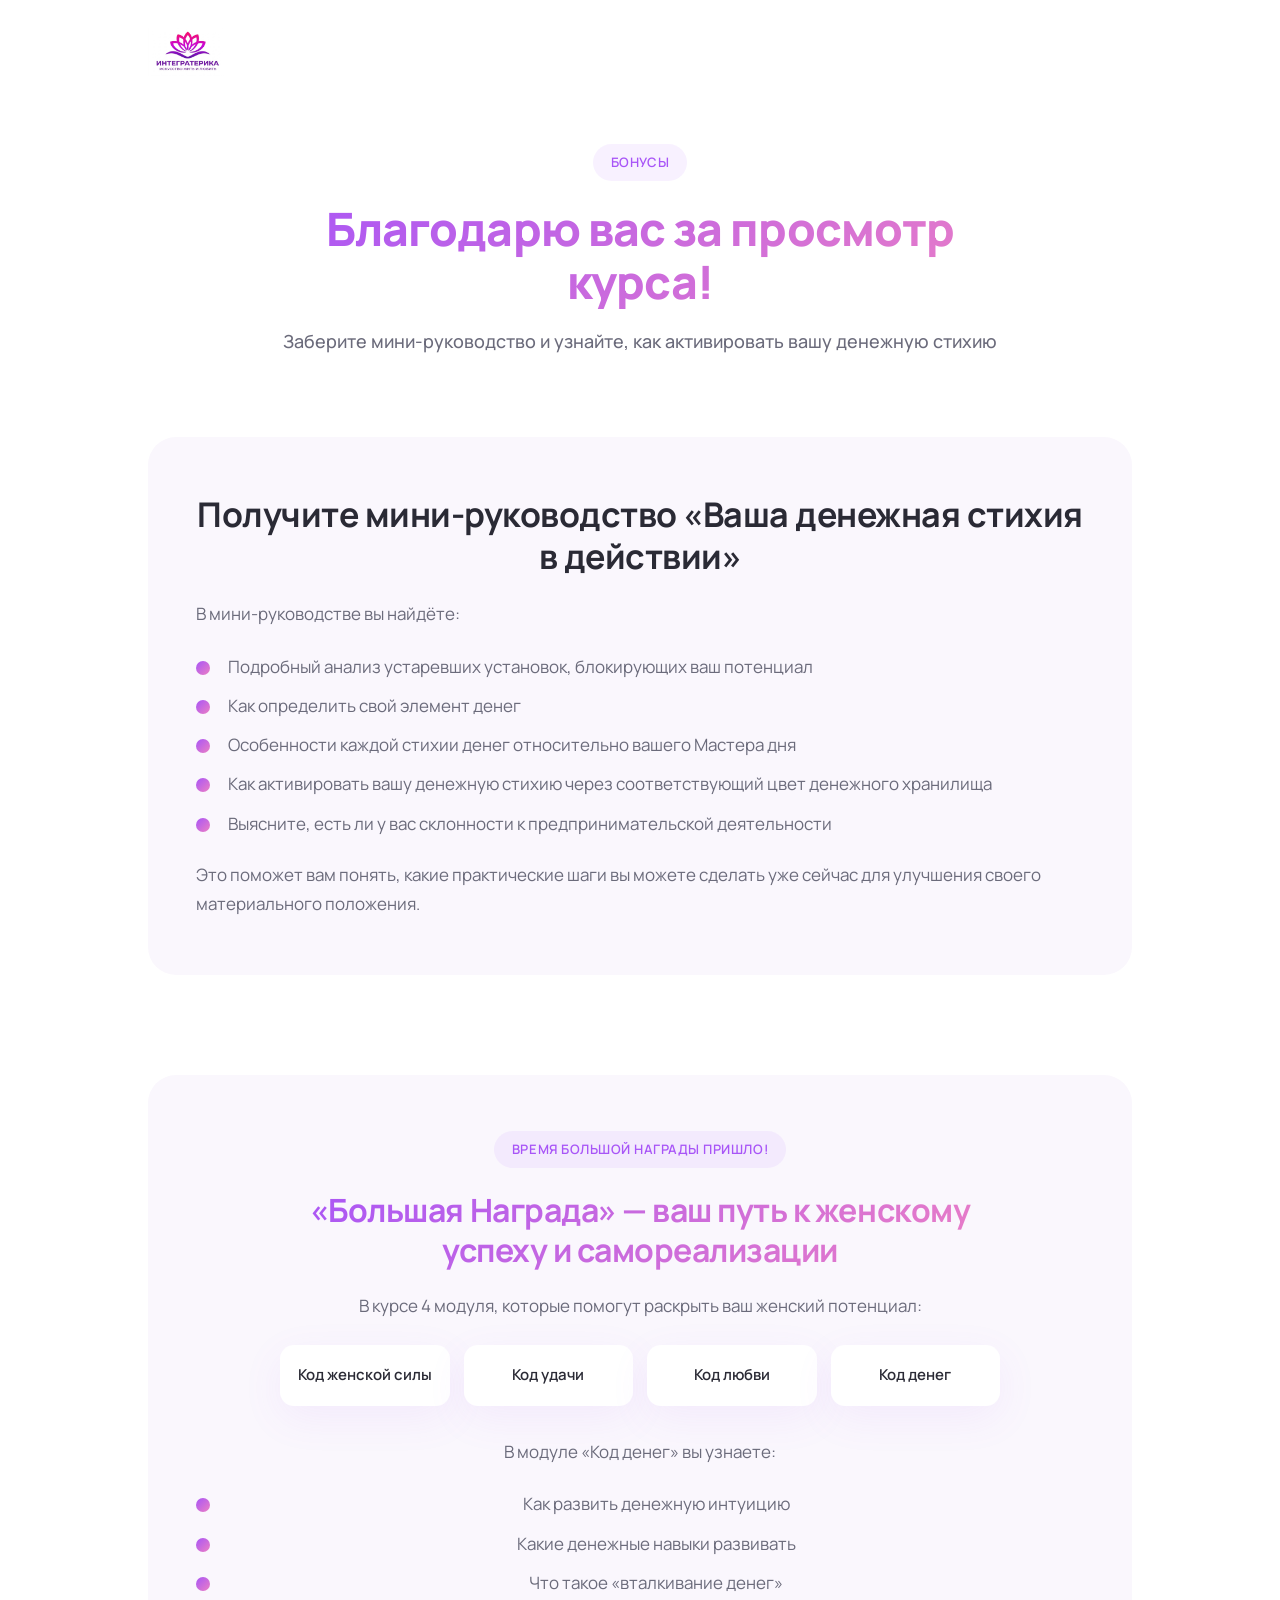
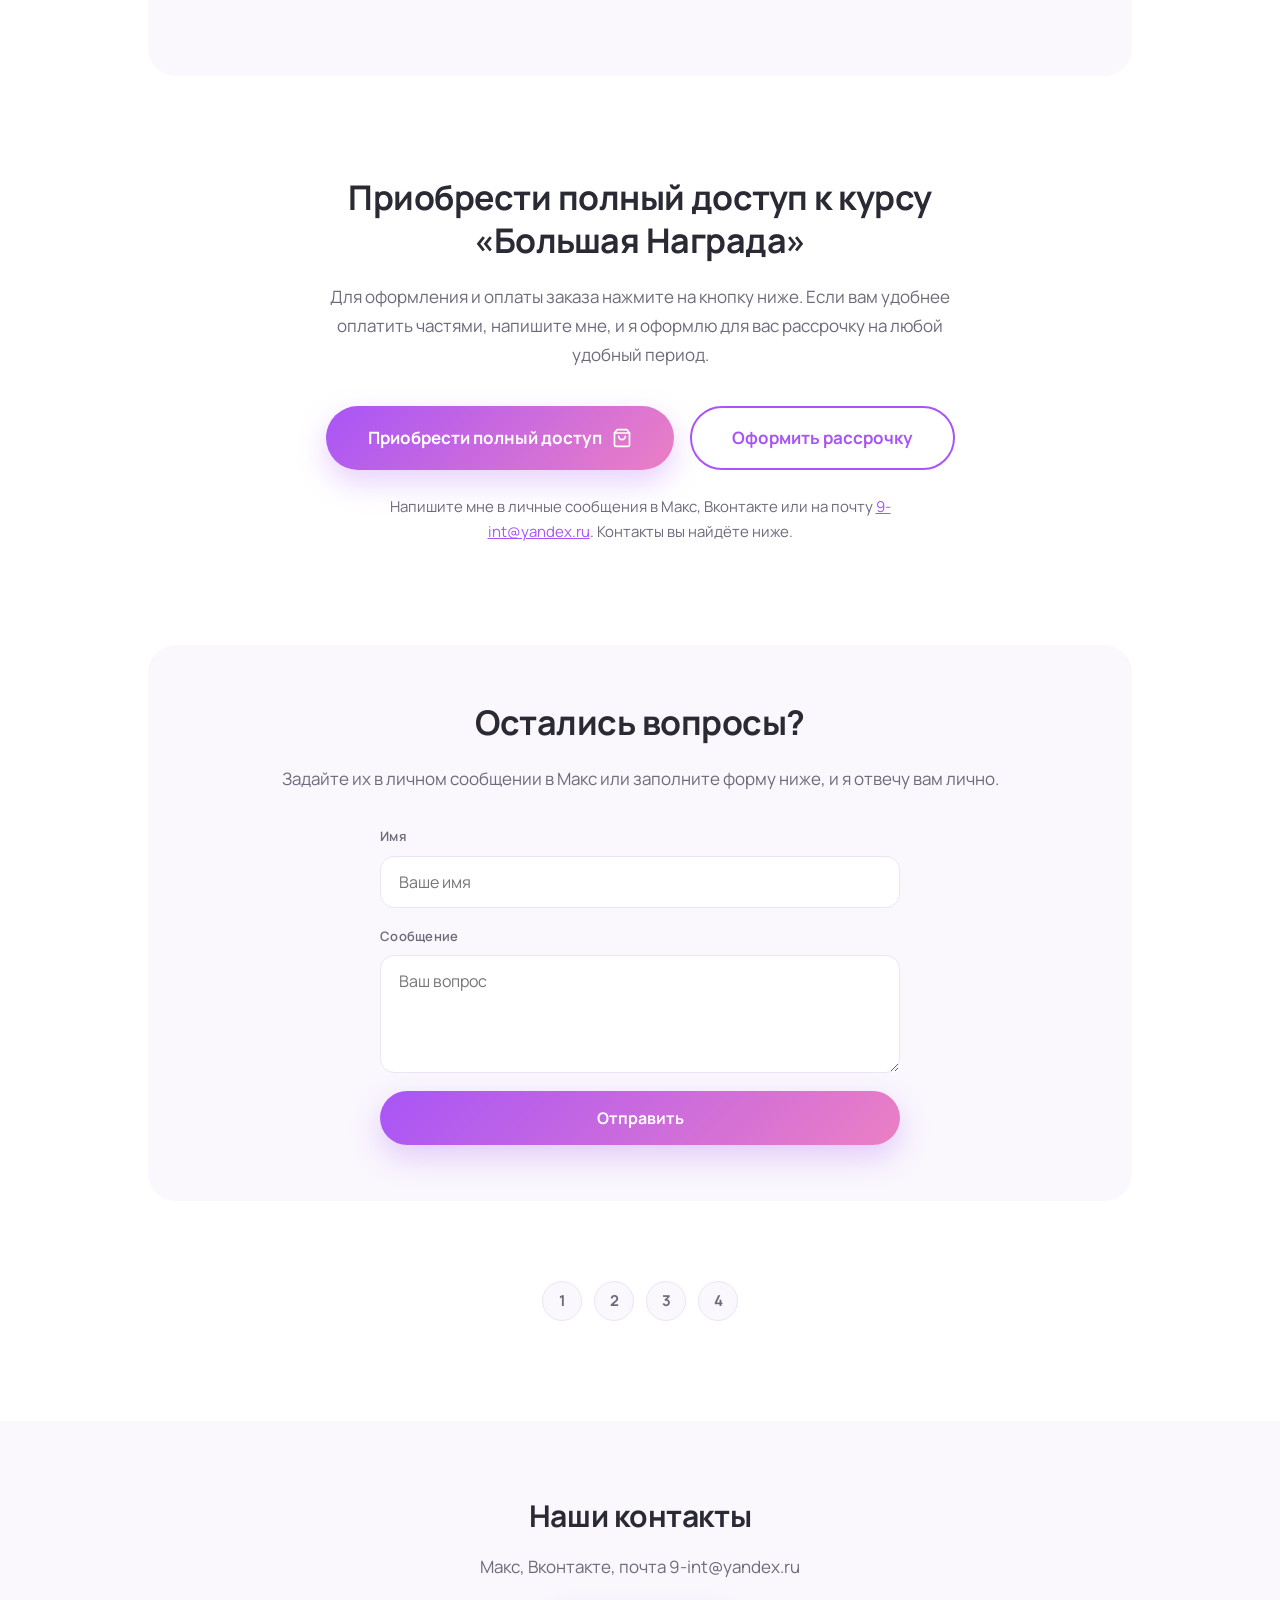
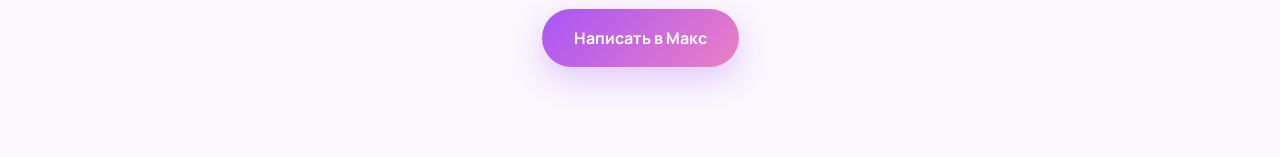
<file: bonus.html>
<!DOCTYPE html>
<html lang="ru">
<head>
  <meta charset="UTF-8">
  <meta name="viewport" content="width=device-width, initial-scale=1.0">
  <title>Код Успеха — Бонусы</title>
  <link rel="preconnect" href="https://fonts.googleapis.com">
  <link rel="preconnect" href="https://fonts.gstatic.com" crossorigin>
  <link href="https://fonts.googleapis.com/css2?family=Manrope:wght@400;500;600;700;800&display=swap" rel="stylesheet">
  <link rel="stylesheet" href="style.css">
</head>
<body>

  <header class="header">
    <div class="container">
      <a href="index.html" class="logo">
        <img src="img/logo.png" alt="Код Успеха">
      </a>
    </div>
  </header>

  <main>

    <section class="hero">
      <div class="container">
        <span class="hero__badge">Бонусы</span>
        <h1 class="hero__title">Благодарю вас за просмотр курса!</h1>
        <p class="hero__subtitle">Заберите мини-руководство и узнайте, как активировать вашу денежную стихию</p>
      </div>
    </section>

    <section class="bonus-guide">
      <div class="container">
        <div class="bonus-guide__inner">
          <h2 class="section-title">Получите мини-руководство «Ваша денежная стихия в действии»</h2>
          <p class="section-text">
            В мини-руководстве вы найдёте:
          </p>
          <ul class="bonus-list">
            <li>Подробный анализ устаревших установок, блокирующих ваш потенциал</li>
            <li>Как определить свой элемент денег</li>
            <li>Особенности каждой стихии денег относительно вашего Мастера дня</li>
            <li>Как активировать вашу денежную стихию через соответствующий цвет денежного хранилища</li>
            <li>Выясните, есть ли у вас склонности к предпринимательской деятельности</li>
          </ul>
          <p class="section-text">
            Это поможет вам понять, какие практические шаги вы можете сделать уже сейчас для улучшения своего материального положения.
          </p>
        </div>
      </div>
    </section>

    <section class="course-offer">
      <div class="container">
        <div class="course-offer__inner">
          <span class="course-offer__badge">Время большой награды пришло!</span>
          <h2 class="course-offer__title">«Большая Награда» — ваш путь к женскому успеху и самореализации</h2>
          <p class="course-offer__text">
            В курсе 4 модуля, которые помогут раскрыть ваш женский потенциал:
          </p>
          <div class="course-modules">
            <div class="course-module">Код женской силы</div>
            <div class="course-module">Код удачи</div>
            <div class="course-module">Код любви</div>
            <div class="course-module">Код денег</div>
          </div>
          <p class="course-offer__text">
            В модуле «Код денег» вы узнаете:
          </p>
          <ul class="bonus-list">
            <li>Как развить денежную интуицию</li>
            <li>Какие денежные навыки развивать</li>
            <li>Что такое «вталкивание денег»</li>
          </ul>
        </div>
      </div>
    </section>

    <section class="buy">
      <div class="container">
        <h2 class="section-title">Приобрести полный доступ к курсу «Большая Награда»</h2>
        <p class="section-text">
          Для оформления и оплаты заказа нажмите на кнопку ниже. Если вам удобнее оплатить частями, напишите мне, и я оформлю для вас рассрочку на любой удобный период.
        </p>

        <div class="buy__actions">
          <a href="#" class="btn btn--buy">
            Приобрести полный доступ
            <svg viewBox="0 0 24 24" fill="none" stroke="currentColor" stroke-width="2" stroke-linecap="round" stroke-linejoin="round">
              <path d="M6 2L3 6v14a2 2 0 0 0 2 2h14a2 2 0 0 0 2-2V6l-3-4z"/>
              <line x1="3" y1="6" x2="21" y2="6"/>
              <path d="M16 10a4 4 0 0 1-8 0"/>
            </svg>
          </a>
          <a href="https://max.ru/" class="btn btn--outline" target="_blank" rel="noopener">
            Оформить рассрочку
          </a>
        </div>

        <p class="buy__note">
          Напишите мне в личные сообщения в Макс, Вконтакте или на почту <a href="mailto:9-int@yandex.ru">9-int@yandex.ru</a>. Контакты вы найдёте ниже.
        </p>
      </div>
    </section>

    <section class="contact">
      <div class="container">
        <div class="contact__inner">
          <h2 class="section-title">Остались вопросы?</h2>
          <p class="section-text">
            Задайте их в личном сообщении в Макс или заполните форму ниже, и я отвечу вам лично.
          </p>

          <form class="contact__form" id="contactForm">
            <div class="contact__field">
              <label for="contactName">Имя</label>
              <input type="text" id="contactName" name="name" placeholder="Ваше имя" required>
            </div>
            <div class="contact__field">
              <label for="contactMessage">Сообщение</label>
              <textarea id="contactMessage" name="message" rows="4" placeholder="Ваш вопрос" required></textarea>
            </div>
            <button type="submit" class="btn btn--primary">Отправить</button>
          </form>

          <div class="contact__success" id="contactSuccess" hidden>
            Спасибо! Ваше сообщение отправлено. Я отвечу вам в ближайшее время.
          </div>
        </div>
      </div>
    </section>

    <section class="next">
      <div class="container">
        <div class="lessons">
          <a href="index.html" class="lesson-dot">1</a>
          <a href="kod-2.html" class="lesson-dot">2</a>
          <a href="kod-3.html" class="lesson-dot">3</a>
          <a href="kod-4.html" class="lesson-dot">4</a>
        </div>
      </div>
    </section>

  </main>

  <footer class="footer">
    <div class="container">
      <h2 class="footer__title">Наши контакты</h2>
      <p class="footer__text">
        Макс, Вконтакте, почта <a href="mailto:9-int@yandex.ru">9-int@yandex.ru</a>
      </p>
      <a href="https://max.ru/" class="btn btn--primary" target="_blank" rel="noopener">Написать в Макс</a>
    </div>
  </footer>

  <script src="script.js"></script>
</body>
</html>
</file>
<file: style.css>
*,
*::before,
*::after {
  box-sizing: border-box;
  margin: 0;
  padding: 0;
}

:root {
  --bg: #ffffff;
  --bg-soft: #faf7fd;
  --text: #2a2a35;
  --text-soft: #6b6b7b;
  --accent-1: #a855f7;
  --accent-2: #ec7fc4;
  --gradient: linear-gradient(135deg, #a855f7 0%, #ec7fc4 100%);
  --border: #ece5f5;
  --radius: 20px;
  --radius-sm: 14px;
  --shadow-soft: 0 12px 40px rgba(168, 85, 247, 0.08);
  --shadow-btn: 0 12px 30px rgba(168, 85, 247, 0.28);
  --font: 'Manrope', -apple-system, BlinkMacSystemFont, 'Segoe UI', sans-serif;
}

html {
  scroll-behavior: smooth;
}

body {
  font-family: var(--font);
  font-size: 17px;
  line-height: 1.65;
  color: var(--text);
  background: var(--bg);
  -webkit-font-smoothing: antialiased;
}

img {
  max-width: 100%;
  display: block;
}

a {
  text-decoration: none;
  color: inherit;
}

.container {
  max-width: 1040px;
  margin: 0 auto;
  padding: 0 28px;
}

.header {
  padding: 28px 0;
  background: var(--bg);
}

.logo img {
  height: 48px;
  width: auto;
}

.hero {
  padding: 40px 0 60px;
  text-align: center;
}

.hero__badge {
  display: inline-block;
  font-size: 13px;
  font-weight: 600;
  letter-spacing: 0.04em;
  text-transform: uppercase;
  color: var(--accent-1);
  background: rgba(168, 85, 247, 0.08);
  padding: 8px 18px;
  border-radius: 999px;
  margin-bottom: 22px;
}

.hero__title {
  font-size: 46px;
  line-height: 1.15;
  font-weight: 800;
  letter-spacing: -0.02em;
  background: var(--gradient);
  -webkit-background-clip: text;
  background-clip: text;
  -webkit-text-fill-color: transparent;
  max-width: 780px;
  margin: 0 auto 18px;
}

.hero__subtitle {
  font-size: 18px;
  color: var(--text-soft);
  font-weight: 500;
}

.video {
  padding: 0 0 80px;
}

.video__frame {
  border-radius: var(--radius);
  overflow: hidden;
  box-shadow: var(--shadow-soft);
  background: #000;
  aspect-ratio: 16 / 9;
}

.video__frame video {
  width: 100%;
  height: 100%;
  display: block;
  object-fit: cover;
}

.about {
  padding: 20px 0 80px;
  text-align: center;
}

.about .section-text {
  max-width: 720px;
  margin: 0 auto 18px;
}

.section-title {
  font-size: 34px;
  font-weight: 700;
  line-height: 1.25;
  letter-spacing: -0.015em;
  margin-bottom: 22px;
  text-align: center;
}

.section-text {
  font-size: 17px;
  color: var(--text-soft);
  line-height: 1.7;
}

.benefits {
  padding: 40px 0 90px;
  background: var(--bg-soft);
}

.benefits .section-title {
  max-width: 640px;
  margin-left: auto;
  margin-right: auto;
  margin-bottom: 46px;
}

.benefits__grid {
  display: grid;
  grid-template-columns: repeat(3, 1fr);
  gap: 22px;
}

.benefit-card {
  background: var(--bg);
  border-radius: var(--radius);
  padding: 34px 28px;
  text-align: center;
  box-shadow: var(--shadow-soft);
  transition: transform 0.25s ease, box-shadow 0.25s ease;
}

.benefit-card:hover {
  transform: translateY(-4px);
  box-shadow: 0 20px 50px rgba(168, 85, 247, 0.14);
}

.benefit-card__icon {
  width: 56px;
  height: 56px;
  margin: 0 auto 20px;
  border-radius: 18px;
  background: rgba(168, 85, 247, 0.08);
  display: flex;
  align-items: center;
  justify-content: center;
  color: var(--accent-1);
}

.benefit-card__icon svg {
  width: 26px;
  height: 26px;
}

.benefit-card h3 {
  font-size: 18px;
  font-weight: 700;
  margin-bottom: 10px;
  color: var(--text);
}

.benefit-card p {
  font-size: 15px;
  color: var(--text-soft);
  line-height: 1.6;
}

.calc {
  padding: 90px 0;
}

.calc__inner {
  background: var(--bg-soft);
  border-radius: 28px;
  padding: 56px 48px;
  text-align: center;
}

.calc .section-title {
  max-width: 620px;
  margin-left: auto;
  margin-right: auto;
}

.calc .section-text {
  max-width: 620px;
  margin: 0 auto 36px;
}

.calc__form {
  display: flex;
  gap: 16px;
  align-items: flex-end;
  justify-content: center;
  flex-wrap: wrap;
}

.calc__field {
  display: flex;
  flex-direction: column;
  gap: 8px;
  text-align: left;
}

.calc__field label {
  font-size: 13px;
  font-weight: 600;
  color: var(--text-soft);
  letter-spacing: 0.02em;
}

.calc__field input {
  font-family: inherit;
  font-size: 16px;
  padding: 14px 18px;
  border: 1px solid var(--border);
  border-radius: var(--radius-sm);
  background: var(--bg);
  color: var(--text);
  outline: none;
  transition: border-color 0.2s ease, box-shadow 0.2s ease;
  min-width: 200px;
}

.calc__field input:focus {
  border-color: var(--accent-1);
  box-shadow: 0 0 0 4px rgba(168, 85, 247, 0.1);
}

.btn {
  display: inline-flex;
  align-items: center;
  justify-content: center;
  gap: 10px;
  padding: 16px 32px;
  border-radius: 999px;
  border: none;
  font-family: inherit;
  font-size: 16px;
  font-weight: 700;
  cursor: pointer;
  transition: transform 0.2s ease, box-shadow 0.2s ease, opacity 0.2s ease;
  white-space: nowrap;
}

.btn--primary {
  background: var(--gradient);
  color: #fff;
  box-shadow: var(--shadow-btn);
}

.btn--primary:hover {
  transform: translateY(-2px);
  box-shadow: 0 18px 40px rgba(168, 85, 247, 0.36);
}

.btn--primary:active {
  transform: translateY(0);
}

.calc__result {
  margin-top: 34px;
  padding: 28px 32px;
  background: var(--bg);
  border-radius: var(--radius);
  box-shadow: var(--shadow-soft);
  text-align: left;
  color: var(--text);
  font-size: 16px;
  line-height: 1.7;
}

.next {
  padding: 20px 0 100px;
  text-align: center;
}

.btn--next {
  background: var(--gradient);
  color: #fff;
  box-shadow: var(--shadow-btn);
  padding: 18px 38px;
  font-size: 17px;
  margin-bottom: 34px;
}

.btn--next:hover {
  transform: translateY(-2px);
  box-shadow: 0 18px 40px rgba(168, 85, 247, 0.36);
}

.btn--next svg {
  width: 20px;
  height: 20px;
}

.lessons {
  display: flex;
  justify-content: center;
  gap: 12px;
}

.lesson-dot {
  width: 40px;
  height: 40px;
  border-radius: 50%;
  display: flex;
  align-items: center;
  justify-content: center;
  font-size: 15px;
  font-weight: 700;
  color: var(--text-soft);
  background: var(--bg-soft);
  border: 1px solid var(--border);
  transition: all 0.2s ease;
}

.lesson-dot:hover {
  border-color: var(--accent-1);
  color: var(--accent-1);
}

.lesson-dot.is-active {
  background: var(--gradient);
  color: #fff;
  border-color: transparent;
  box-shadow: 0 8px 20px rgba(168, 85, 247, 0.3);
}

.footer {
  padding: 70px 0 90px;
  background: var(--bg-soft);
  text-align: center;
}

.footer__title {
  font-size: 30px;
  font-weight: 700;
  letter-spacing: -0.015em;
  margin-bottom: 12px;
}

.footer__text {
  font-size: 17px;
  color: var(--text-soft);
  margin-bottom: 28px;
}

@media (max-width: 900px) {
  .hero__title {
    font-size: 36px;
  }

  .section-title {
    font-size: 28px;
  }

  .benefits__grid {
    grid-template-columns: 1fr;
  }

  .calc__inner {
    padding: 40px 24px;
  }

  .calc__form {
    flex-direction: column;
    align-items: stretch;
  }

  .calc__field input {
    width: 100%;
  }

  .btn {
    width: 100%;
  }
}

@media (max-width: 520px) {
  body {
    font-size: 16px;
  }

  .hero {
    padding: 20px 0 40px;
  }

  .hero__title {
    font-size: 28px;
  }

  .video {
    padding-bottom: 50px;
  }

  .section-title {
    font-size: 24px;
  }

  .benefit-card {
    padding: 26px 22px;
  }

  .calc {
    padding: 50px 0;
  }

  .calc__inner {
    border-radius: 20px;
  }

  .footer {
    padding: 50px 0 70px;
  }

  .footer__title {
    font-size: 24px;
  }
}


.buy {
  padding: 40px 0 60px;
  text-align: center;
}

.buy .section-text {
  max-width: 620px;
  margin: 0 auto 32px;
}

.btn--buy {
  background: linear-gradient(135deg, #a855f7 0%, #ec7fc4 100%);
  color: #fff;
  box-shadow: var(--shadow-btn);
  padding: 18px 42px;
  font-size: 17px;
}

.btn--buy:hover {
  transform: translateY(-2px);
  box-shadow: 0 18px 40px rgba(168, 85, 247, 0.36);
}

.btn--buy svg {
  width: 20px;
  height: 20px;
}


.buy {
  padding: 40px 0 60px;
  text-align: center;
}

.buy .section-title {
  max-width: 720px;
  margin-left: auto;
  margin-right: auto;
}

.buy .section-text {
  max-width: 620px;
  margin: 0 auto 36px;
}

.buy__actions {
  display: flex;
  justify-content: center;
  gap: 16px;
  flex-wrap: wrap;
  margin-bottom: 24px;
}

.btn--buy {
  background: linear-gradient(135deg, #a855f7 0%, #ec7fc4 100%);
  color: #fff;
  box-shadow: var(--shadow-btn);
  padding: 18px 42px;
  font-size: 17px;
}

.btn--buy:hover {
  transform: translateY(-2px);
  box-shadow: 0 18px 40px rgba(168, 85, 247, 0.36);
}

.btn--buy svg {
  width: 20px;
  height: 20px;
}

.btn--outline {
  background: transparent;
  color: var(--accent-1);
  border: 2px solid var(--accent-1);
  padding: 16px 40px;
  font-size: 17px;
}

.btn--outline:hover {
  background: rgba(168, 85, 247, 0.08);
  transform: translateY(-2px);
}

.buy__note {
  font-size: 15px;
  color: var(--text-soft);
  max-width: 560px;
  margin: 0 auto;
  line-height: 1.7;
}

.buy__note a {
  color: var(--accent-1);
  text-decoration: underline;
}

/* ===== БОНУСЫ ===== */
.bonus-guide {
  padding: 20px 0 60px;
}

.bonus-guide__inner {
  background: var(--bg-soft);
  border-radius: 28px;
  padding: 56px 48px;
}

.bonus-list {
  list-style: none;
  padding: 0;
  margin: 24px 0;
  display: flex;
  flex-direction: column;
  gap: 12px;
}

.bonus-list li {
  position: relative;
  padding-left: 32px;
  font-size: 17px;
  color: var(--text-soft);
  line-height: 1.6;
}

.bonus-list li::before {
  content: '';
  position: absolute;
  left: 0;
  top: 8px;
  width: 14px;
  height: 14px;
  border-radius: 50%;
  background: var(--gradient);
}

/* ===== ПРЕДЛОЖЕНИЕ КУРСА ===== */
.course-offer {
  padding: 40px 0 60px;
}

.course-offer__inner {
  background: var(--bg-soft);
  border-radius: 28px;
  padding: 56px 48px;
  text-align: center;
}

.course-offer__badge {
  display: inline-block;
  font-size: 13px;
  font-weight: 600;
  letter-spacing: 0.04em;
  text-transform: uppercase;
  color: var(--accent-1);
  background: rgba(168, 85, 247, 0.08);
  padding: 8px 18px;
  border-radius: 999px;
  margin-bottom: 22px;
}

.course-offer__title {
  font-size: 32px;
  font-weight: 700;
  line-height: 1.25;
  letter-spacing: -0.015em;
  margin-bottom: 22px;
  background: var(--gradient);
  -webkit-background-clip: text;
  background-clip: text;
  -webkit-text-fill-color: transparent;
  max-width: 720px;
  margin-left: auto;
  margin-right: auto;
}

.course-offer__text {
  font-size: 17px;
  color: var(--text-soft);
  line-height: 1.7;
  max-width: 620px;
  margin: 0 auto 24px;
}

.course-modules {
  display: grid;
  grid-template-columns: repeat(4, 1fr);
  gap: 14px;
  max-width: 720px;
  margin: 24px auto 32px;
}

.course-module {
  background: var(--bg);
  border-radius: var(--radius-sm);
  padding: 18px 16px;
  font-size: 15px;
  font-weight: 600;
  color: var(--text);
  text-align: center;
  box-shadow: var(--shadow-soft);
}

/* ===== ФОРМА ОБРАТНОЙ СВЯЗИ ===== */
.contact {
  padding: 40px 0 60px;
}

.contact__inner {
  background: var(--bg-soft);
  border-radius: 28px;
  padding: 56px 48px;
  text-align: center;
}

.contact__form {
  display: flex;
  flex-direction: column;
  gap: 18px;
  max-width: 520px;
  margin: 32px auto 0;
  text-align: left;
}

.contact__field {
  display: flex;
  flex-direction: column;
  gap: 8px;
}

.contact__field label {
  font-size: 13px;
  font-weight: 600;
  color: var(--text-soft);
  letter-spacing: 0.02em;
}

.contact__field input,
.contact__field textarea {
  font-family: inherit;
  font-size: 16px;
  padding: 14px 18px;
  border: 1px solid var(--border);
  border-radius: var(--radius-sm);
  background: var(--bg);
  color: var(--text);
  outline: none;
  transition: border-color 0.2s ease, box-shadow 0.2s ease;
  resize: vertical;
}

.contact__field input:focus,
.contact__field textarea:focus {
  border-color: var(--accent-1);
  box-shadow: 0 0 0 4px rgba(168, 85, 247, 0.1);
}

.contact__success {
  margin-top: 24px;
  padding: 16px 20px;
  border-radius: var(--radius-sm);
  background: rgba(168, 85, 247, 0.1);
  color: var(--accent-1);
  font-weight: 600;
  font-size: 15px;
}

/* ===== АДАПТИВ ===== */
@media (max-width: 900px) {
  .bonus-guide__inner,
  .course-offer__inner,
  .contact__inner {
    padding: 36px 24px;
  }

  .course-modules {
    grid-template-columns: repeat(2, 1fr);
  }

  .course-offer__title {
    font-size: 26px;
  }
}

@media (max-width: 520px) {
  .course-modules {
    grid-template-columns: 1fr;
  }

  .course-offer__title {
    font-size: 22px;
  }

  .bonus-guide__inner,
  .course-offer__inner,
  .contact__inner {
    border-radius: 20px;
  }
}

.bonus-link {
  padding: 20px 0 60px;
}

.bonus-link__inner {
  background: linear-gradient(135deg, rgba(168, 85, 247, 0.08) 0%, rgba(236, 127, 196, 0.08) 100%);
  border: 2px solid rgba(168, 85, 247, 0.2);
  border-radius: 28px;
  padding: 48px;
  text-align: center;
}

.bonus-link__title {
  font-size: 28px;
  font-weight: 700;
  letter-spacing: -0.015em;
  margin-bottom: 12px;
  color: var(--text);
}

.bonus-link__text {
  font-size: 17px;
  color: var(--text-soft);
  max-width: 520px;
  margin: 0 auto 28px;
  line-height: 1.6;
}

@media (max-width: 520px) {
  .bonus-link__inner {
    padding: 32px 24px;
    border-radius: 20px;
  }

  .bonus-link__title {
    font-size: 22px;
  }
}
</file>
